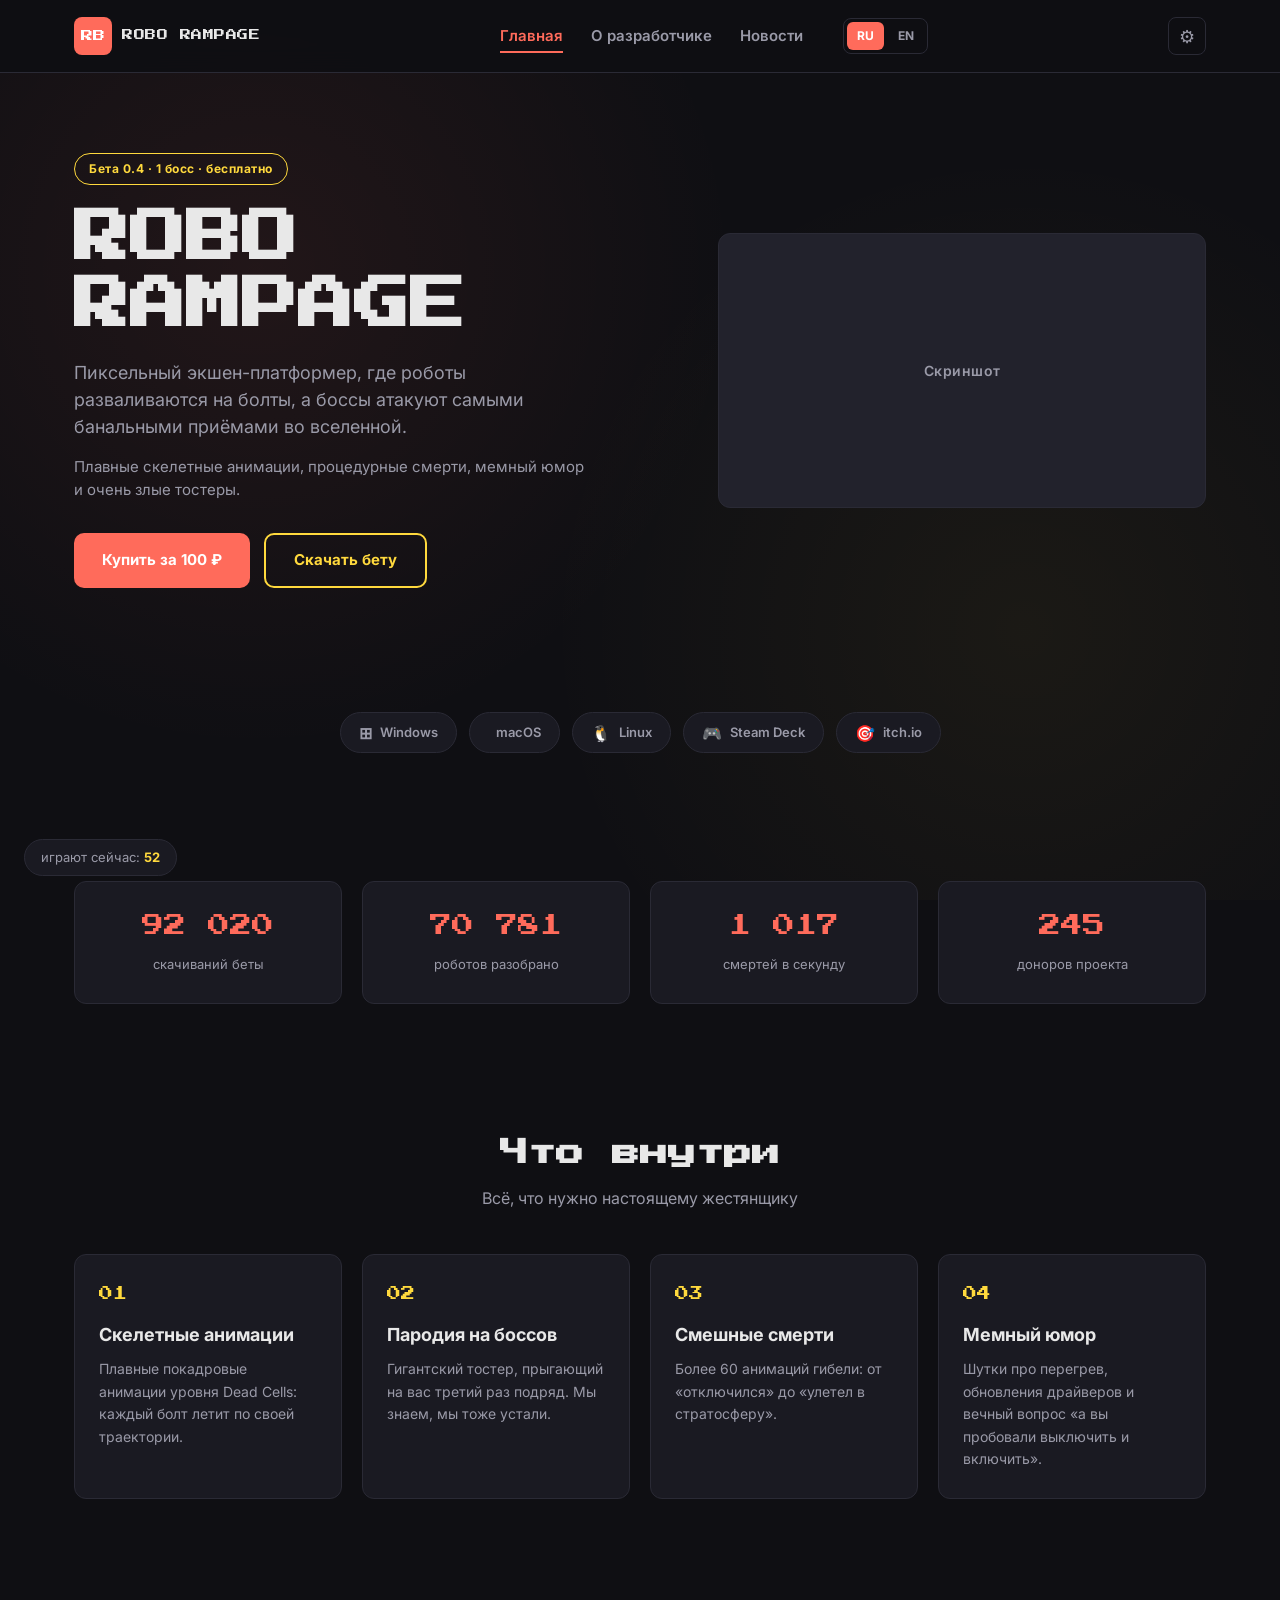
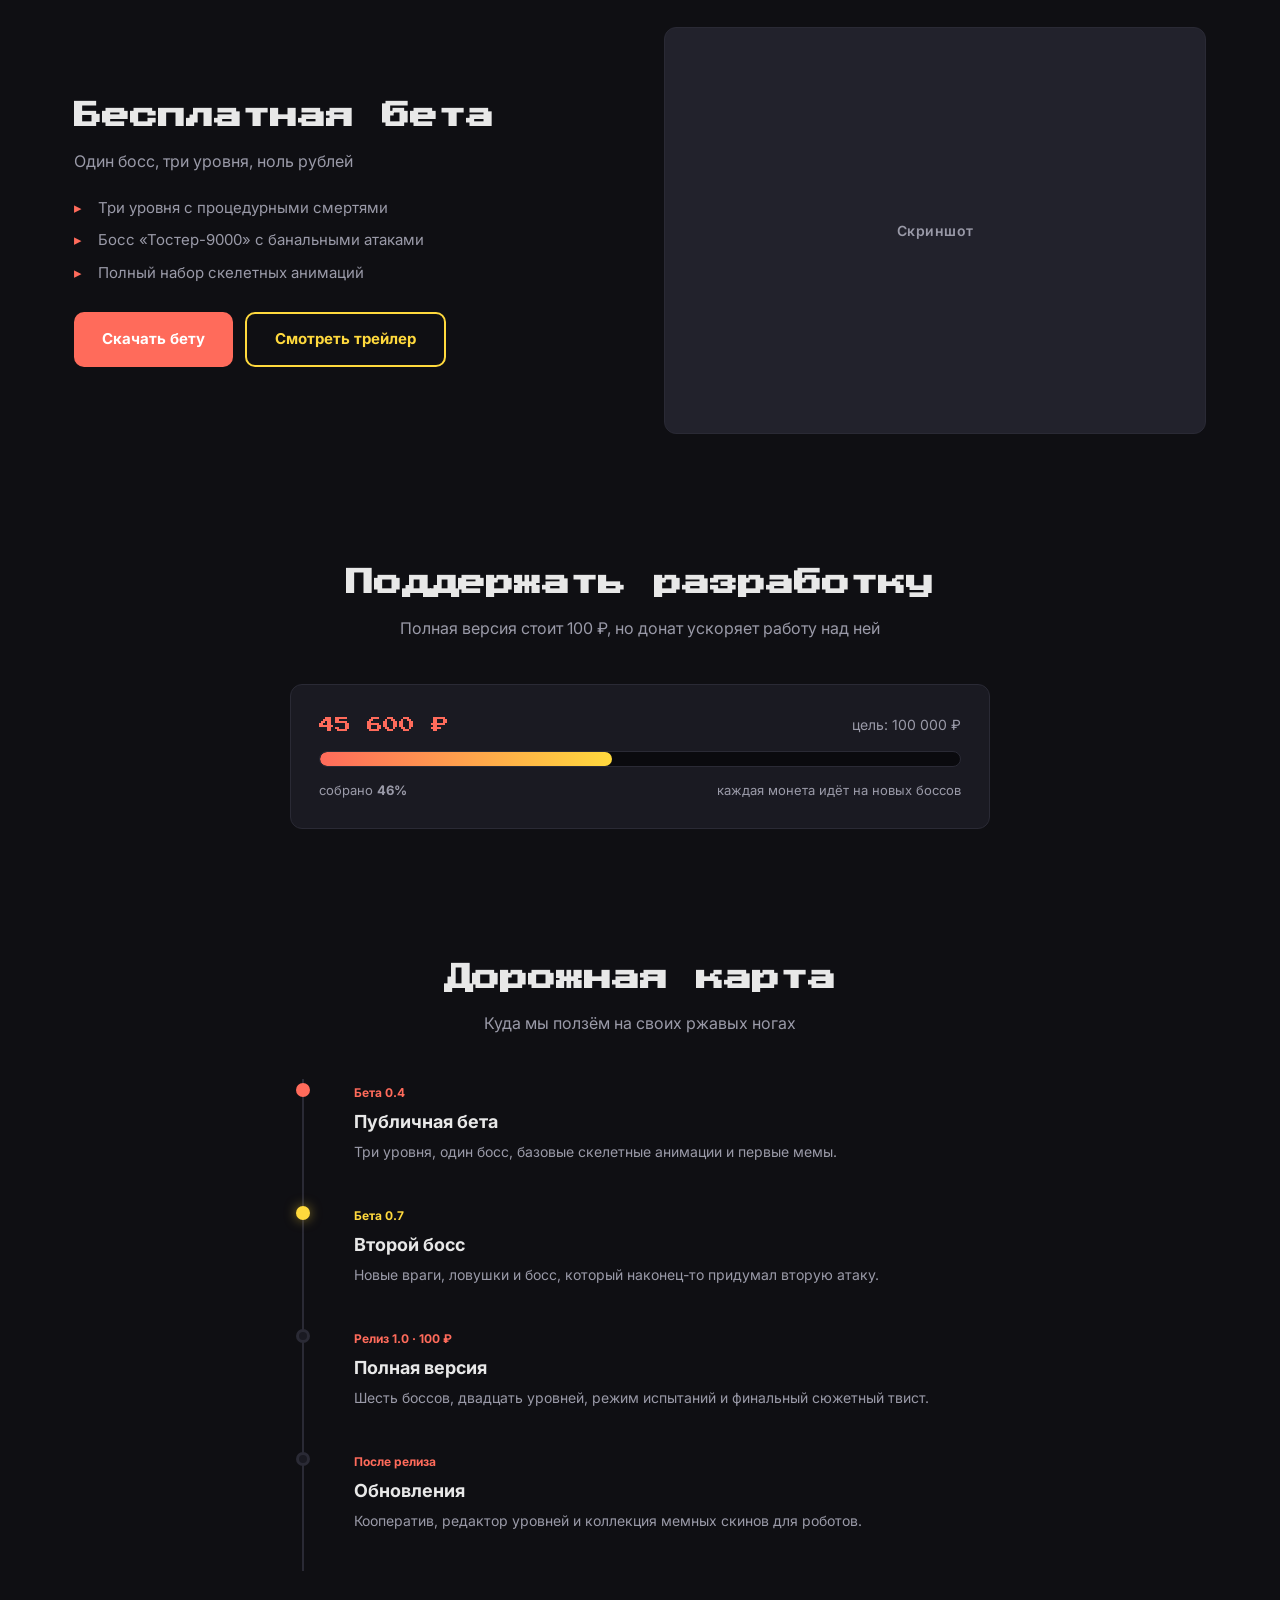
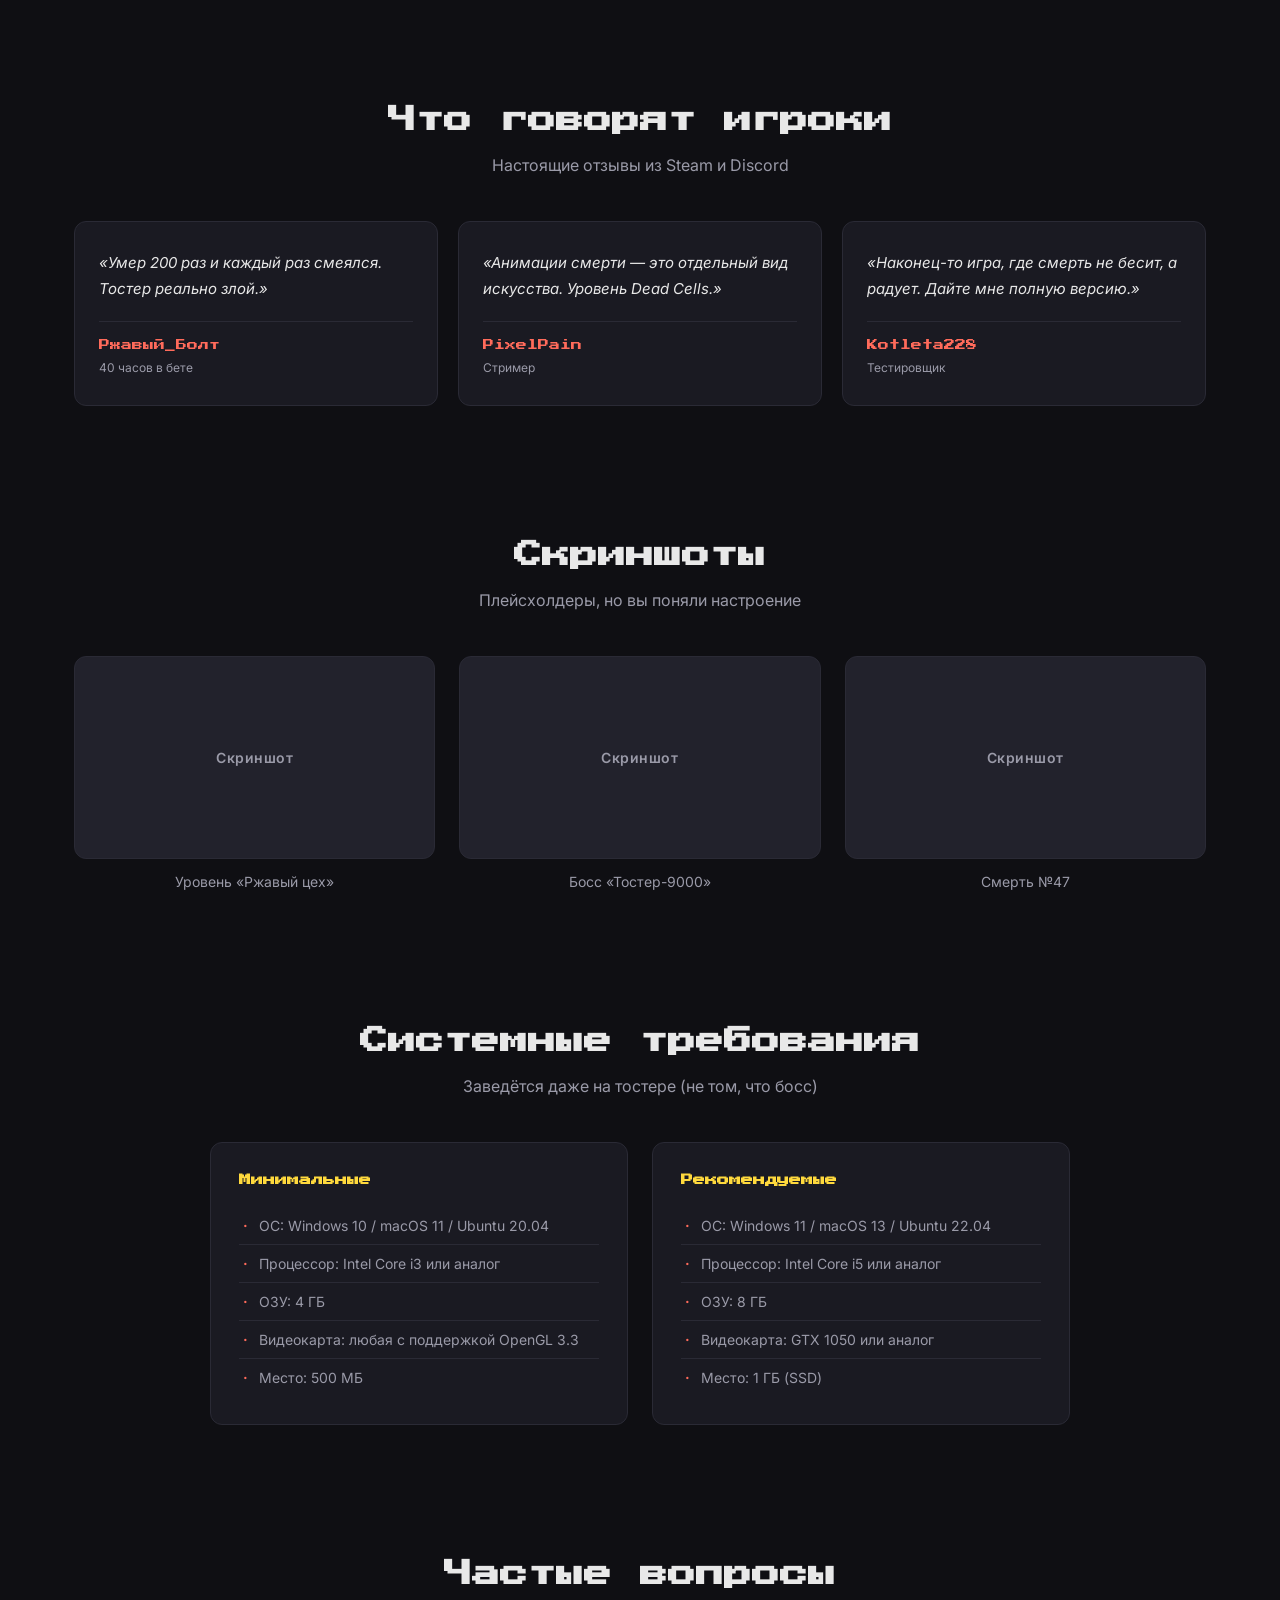
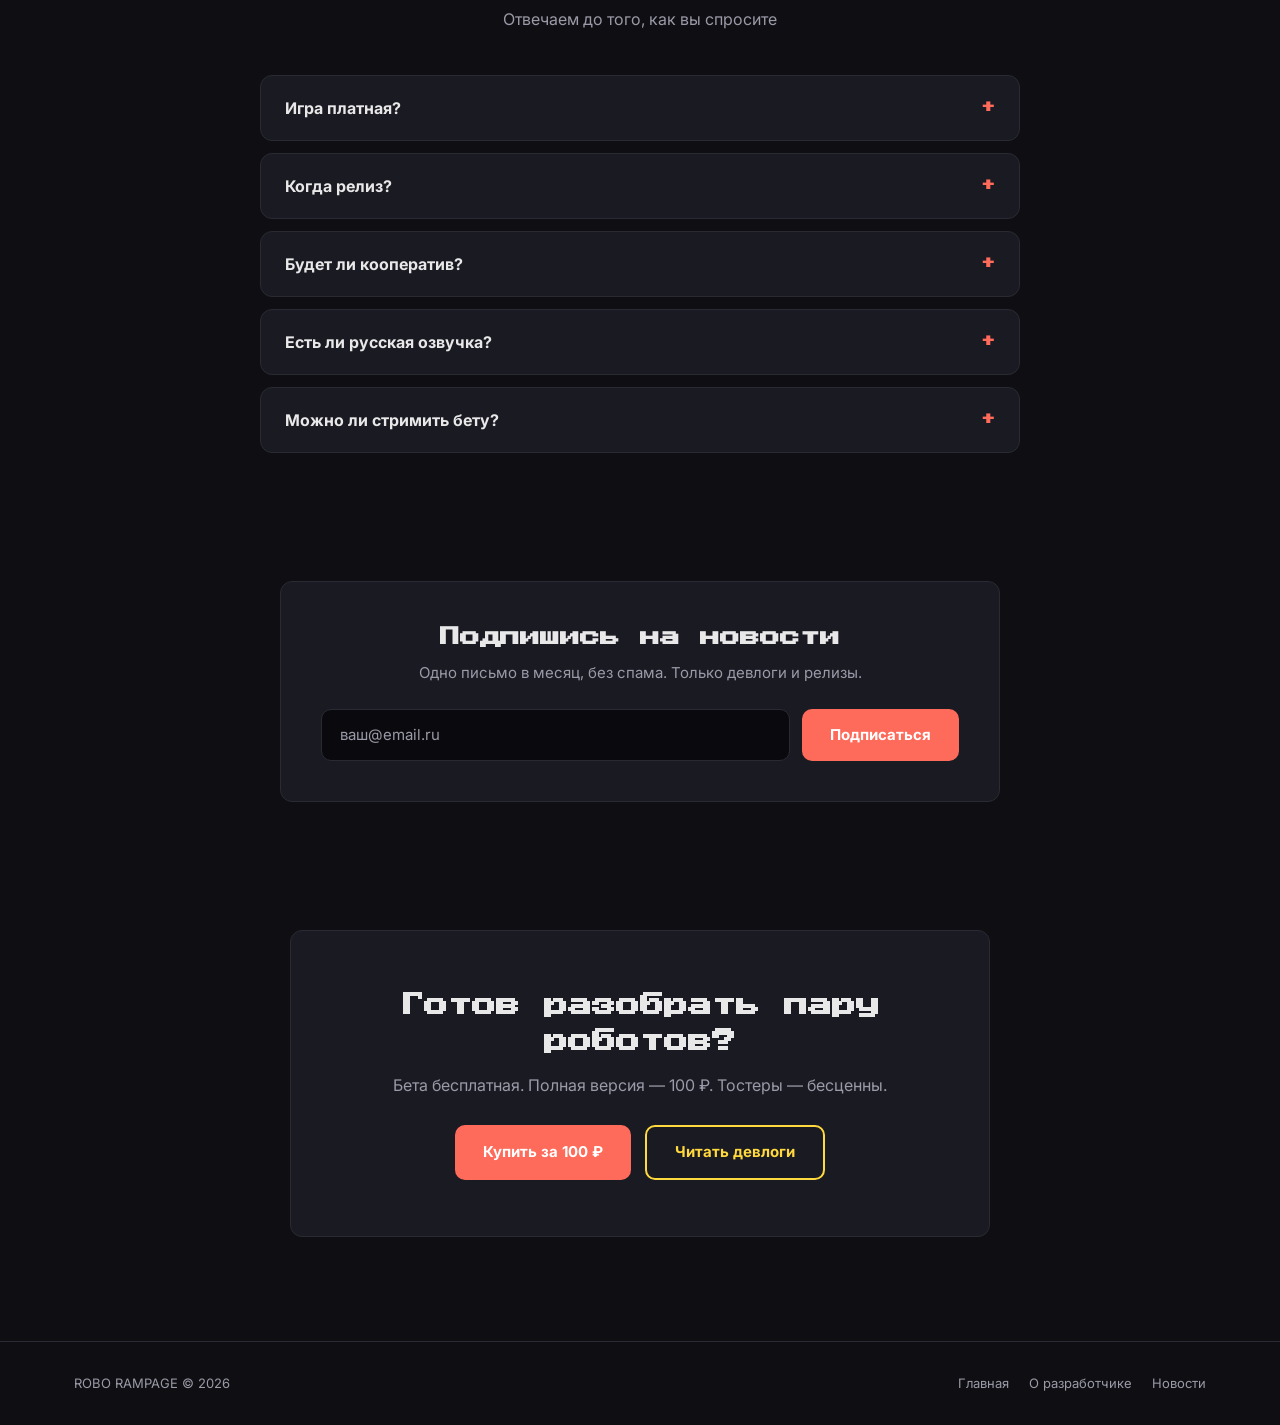
<file: index.html>
<!DOCTYPE html>
<html lang="ru">
<head>
  <meta charset="UTF-8">
  <meta name="viewport" content="width=device-width, initial-scale=1">
  <title>ROBO RAMPAGE</title>
  <link rel="preconnect" href="https://fonts.googleapis.com">
  <link rel="preconnect" href="https://fonts.gstatic.com" crossorigin>
  <link href="https://fonts.googleapis.com/css2?family=Inter:wght@400;600;700;800&family=Press+Start+2P&display=swap" rel="stylesheet">
  <link rel="stylesheet" href="css/reset.css">
  <link rel="stylesheet" href="css/style.css">
  <link rel="stylesheet" href="css/animations.css">
  <link rel="stylesheet" href="css/responsive.css">
  <link rel="stylesheet" href="css/mobile.css">
</head>
<body data-page="index">
  <div class="parallax-bg" id="parallaxBg"></div>

  <header class="header">
    <div class="container header__inner">
      <a class="logo" href="index.html">
        <span class="logo__mark" id="logoMark"></span>
        <span class="logo__text" id="logoText"></span>
      </a>
      <nav class="nav" id="nav"></nav>
      <div class="header__controls">
        <button class="settings-btn" id="settingsBtn" type="button" aria-label="Настройки">⚙</button>
        <button class="burger" id="burger" type="button" aria-label="Меню">
          <span></span><span></span><span></span>
        </button>
      </div>
    </div>
  </header>

  <div class="overlay" id="overlay"></div>

  <div class="settings-panel" id="settingsPanel">
    <h3 class="settings-panel__title">Настройки</h3>

    <div class="settings-panel__row">
      <span class="settings-panel__label">Тема</span>
      <div class="mode-switch">
        <button class="mode-btn" data-mode="dark" type="button">🌙 Тёмная</button>
        <button class="mode-btn" data-mode="light" type="button">☀ Светлая</button>
      </div>
    </div>

    <div class="settings-panel__row">
      <span class="settings-panel__label">Основной цвет</span>
      <div class="theme-swatches">
        <button class="swatch" data-theme="coral" type="button" aria-label="Коралловый"></button>
        <button class="swatch" data-theme="yellow" type="button" aria-label="Жёлтый"></button>
      </div>
    </div>

    <p class="settings-panel__hint">Выбор сохраняется в браузере</p>
  </div>

  <main id="app"></main>

  <footer class="footer" id="footer"></footer>

  <div class="online-badge">играют сейчас: <b id="onlineCount">0</b></div>
  <button class="to-top" id="toTop" type="button" aria-label="Наверх">▲</button>

  <script src="js/config.js"></script>
  <script src="js/content.js"></script>
  <script src="js/theme.js"></script>
  <script src="js/render.js"></script>
  <script src="js/menu.js"></script>
  <script src="js/progress.js"></script>
  <script src="js/main.js"></script>
</body>
</html>
</file>
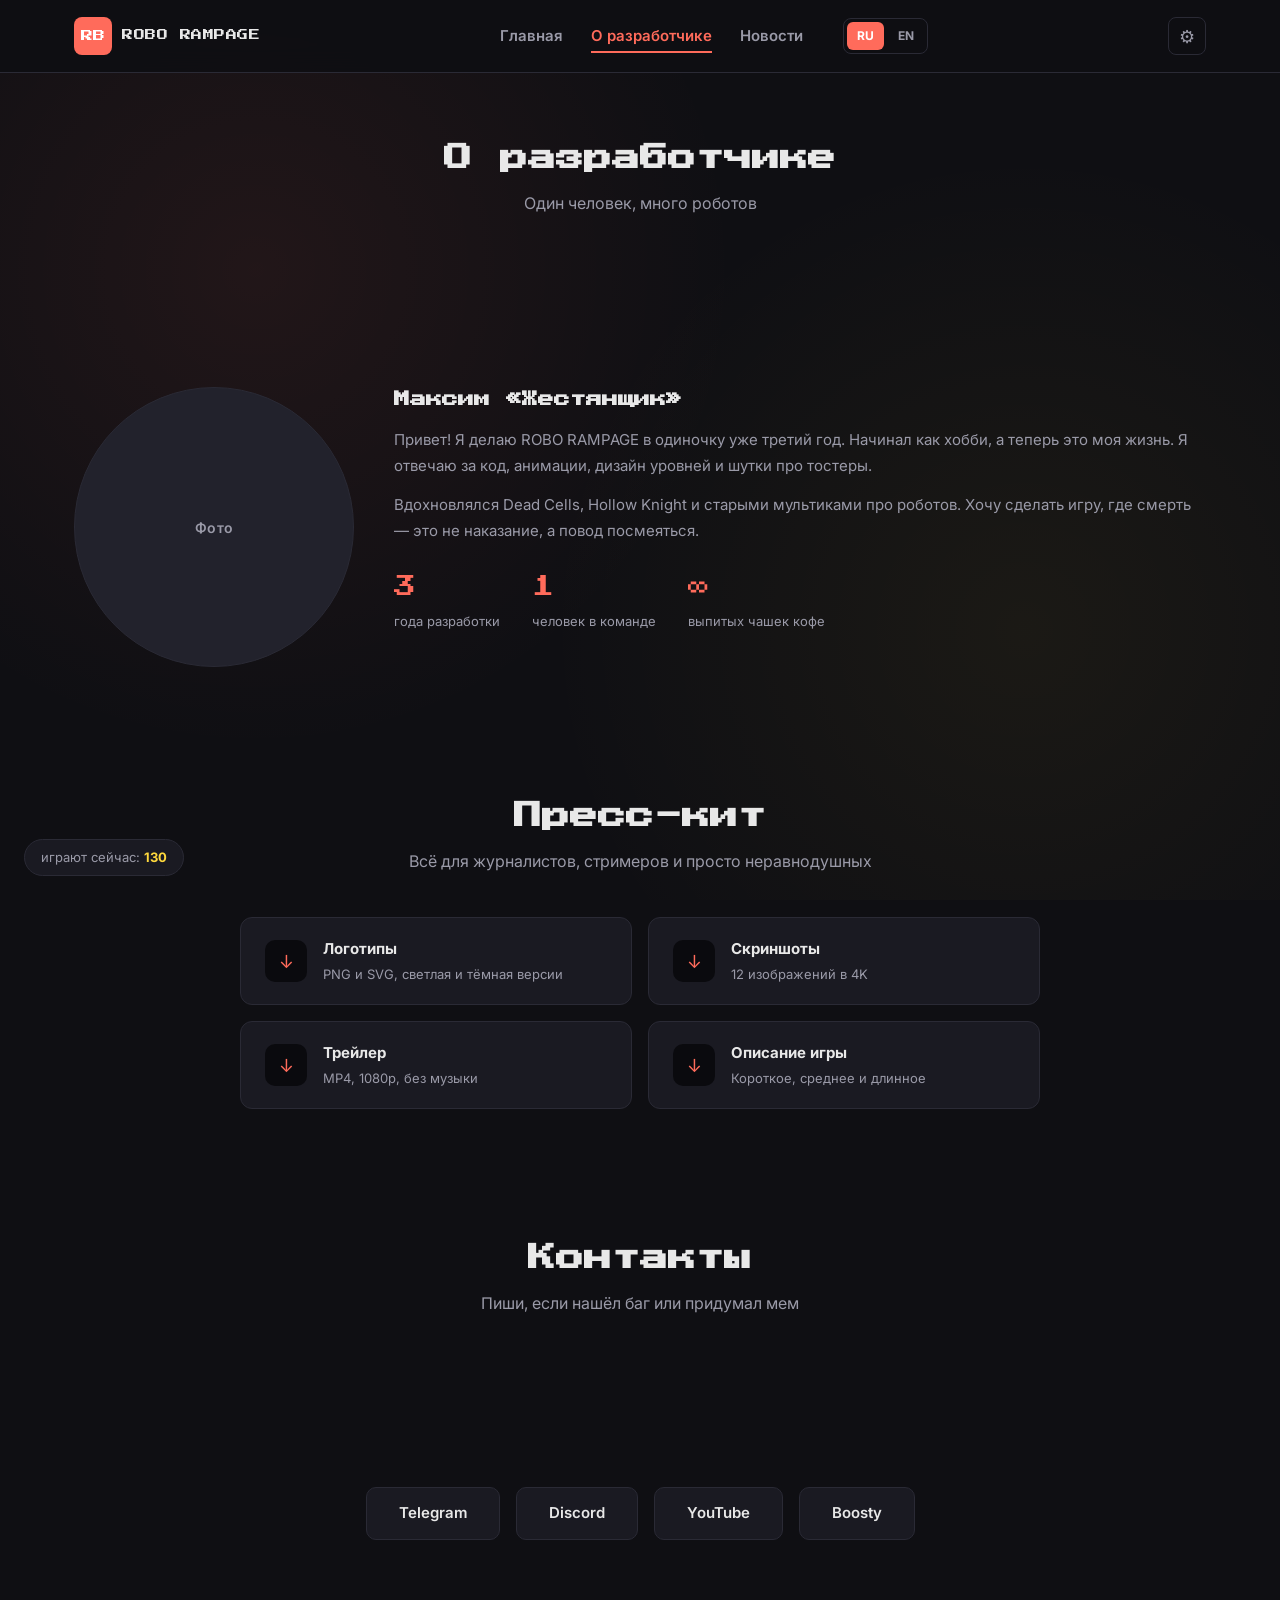
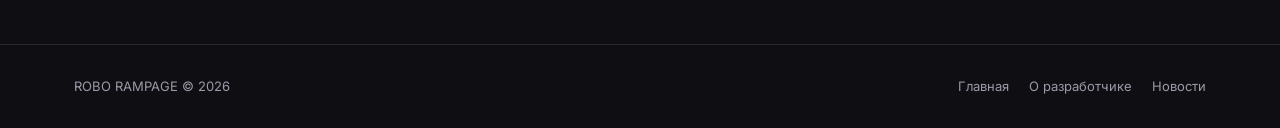
<file: about.html>
<!DOCTYPE html>
<html lang="ru">
<head>
  <meta charset="UTF-8">
  <meta name="viewport" content="width=device-width, initial-scale=1">
  <title>О разработчике — ROBO RAMPAGE</title>
  <link rel="preconnect" href="https://fonts.googleapis.com">
  <link rel="preconnect" href="https://fonts.gstatic.com" crossorigin>
  <link href="https://fonts.googleapis.com/css2?family=Inter:wght@400;600;700;800&family=Press+Start+2P&display=swap" rel="stylesheet">
  <link rel="stylesheet" href="css/reset.css">
  <link rel="stylesheet" href="css/style.css">
  <link rel="stylesheet" href="css/animations.css">
  <link rel="stylesheet" href="css/responsive.css">
  <link rel="stylesheet" href="css/mobile.css">
</head>
<body data-page="about">
  <div class="parallax-bg" id="parallaxBg"></div>

  <header class="header">
    <div class="container header__inner">
      <a class="logo" href="index.html">
        <span class="logo__mark" id="logoMark"></span>
        <span class="logo__text" id="logoText"></span>
      </a>
      <nav class="nav" id="nav"></nav>
      <div class="header__controls">
        <button class="settings-btn" id="settingsBtn" type="button" aria-label="Настройки">⚙</button>
        <button class="burger" id="burger" type="button" aria-label="Меню">
          <span></span><span></span><span></span>
        </button>
      </div>
    </div>
  </header>

  <div class="overlay" id="overlay"></div>

  <div class="settings-panel" id="settingsPanel">
    <h3 class="settings-panel__title">Настройки</h3>

    <div class="settings-panel__row">
      <span class="settings-panel__label">Тема</span>
      <div class="mode-switch">
        <button class="mode-btn" data-mode="dark" type="button">🌙 Тёмная</button>
        <button class="mode-btn" data-mode="light" type="button">☀ Светлая</button>
      </div>
    </div>

    <div class="settings-panel__row">
      <span class="settings-panel__label">Основной цвет</span>
      <div class="theme-swatches">
        <button class="swatch" data-theme="coral" type="button" aria-label="Коралловый"></button>
        <button class="swatch" data-theme="yellow" type="button" aria-label="Жёлтый"></button>
      </div>
    </div>

    <p class="settings-panel__hint">Выбор сохраняется в браузере</p>
  </div>

  <main id="app"></main>

  <footer class="footer" id="footer"></footer>

  <div class="online-badge">играют сейчас: <b id="onlineCount">0</b></div>
  <button class="to-top" id="toTop" type="button" aria-label="Наверх">▲</button>

  <script src="js/config.js"></script>
  <script src="js/content.js"></script>
  <script src="js/theme.js"></script>
  <script src="js/render.js"></script>
  <script src="js/menu.js"></script>
  <script src="js/progress.js"></script>
  <script src="js/main.js"></script>
</body>
</html>
</file>
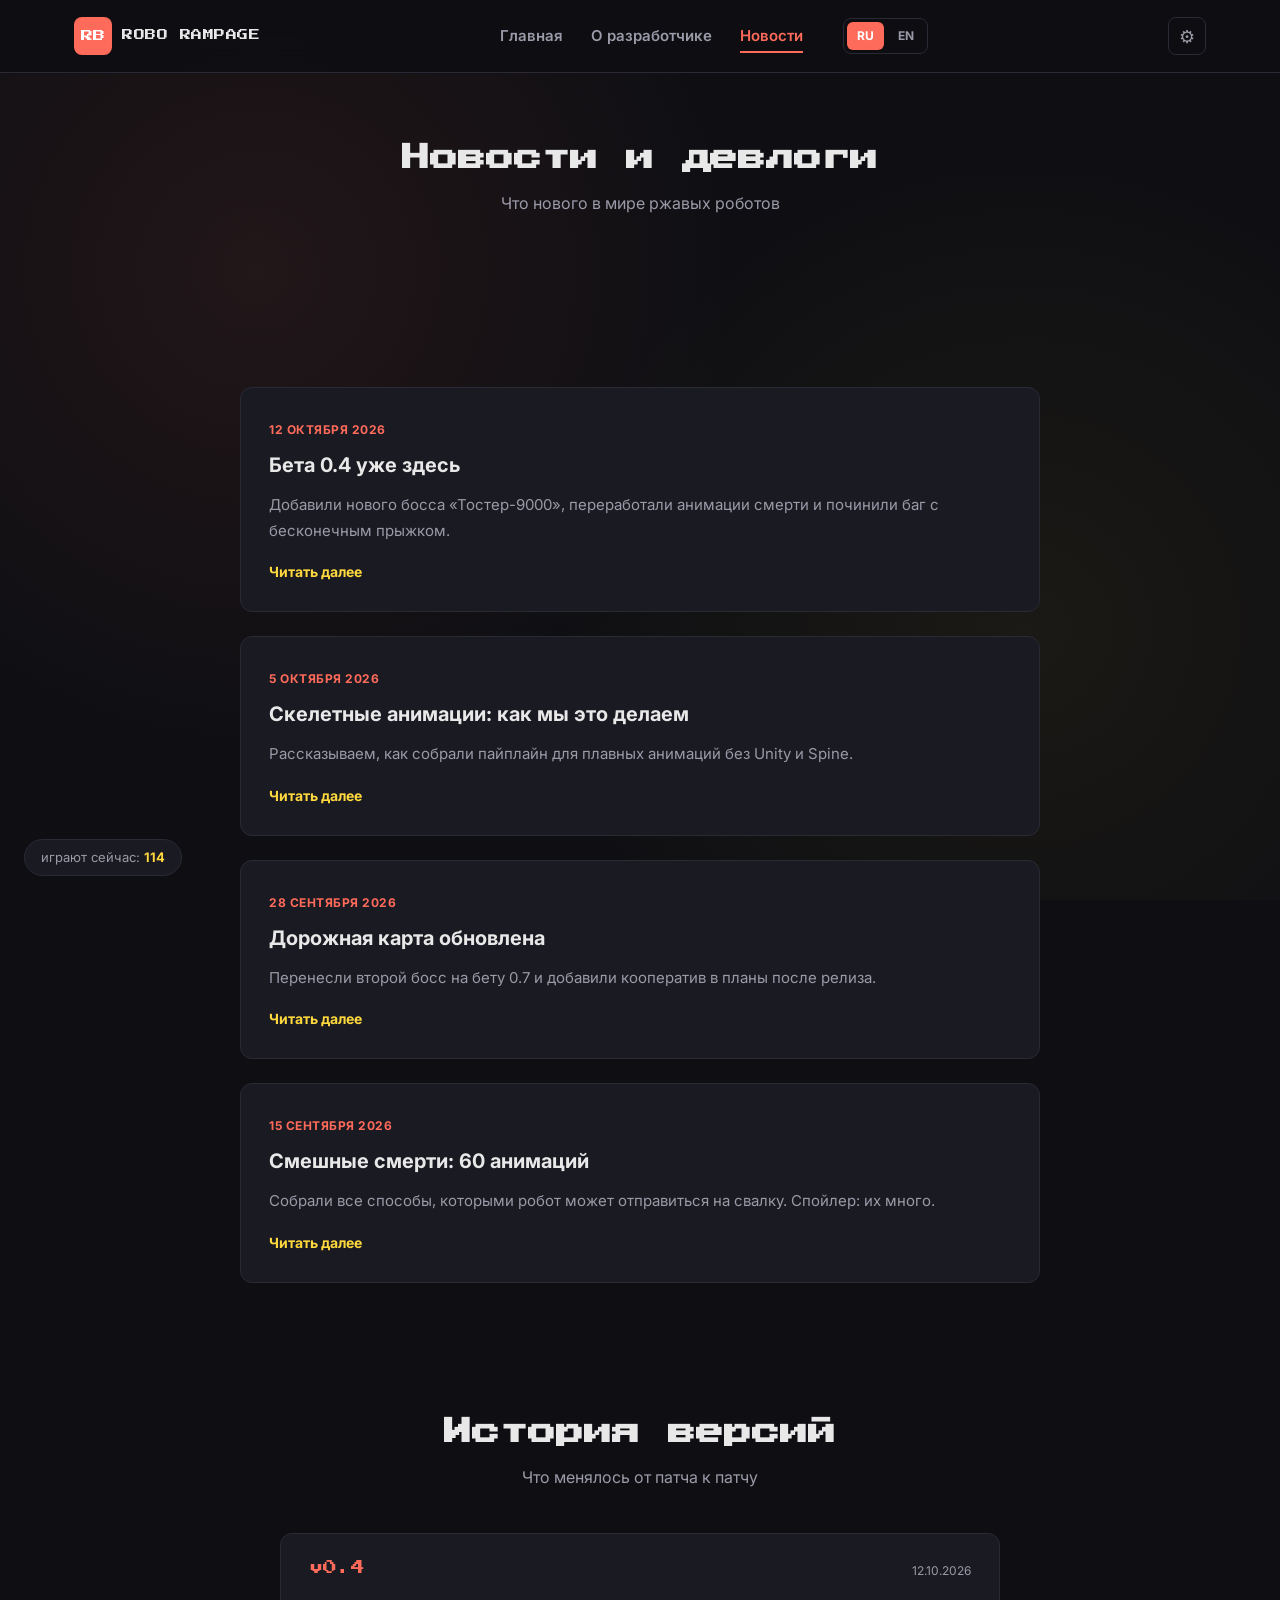
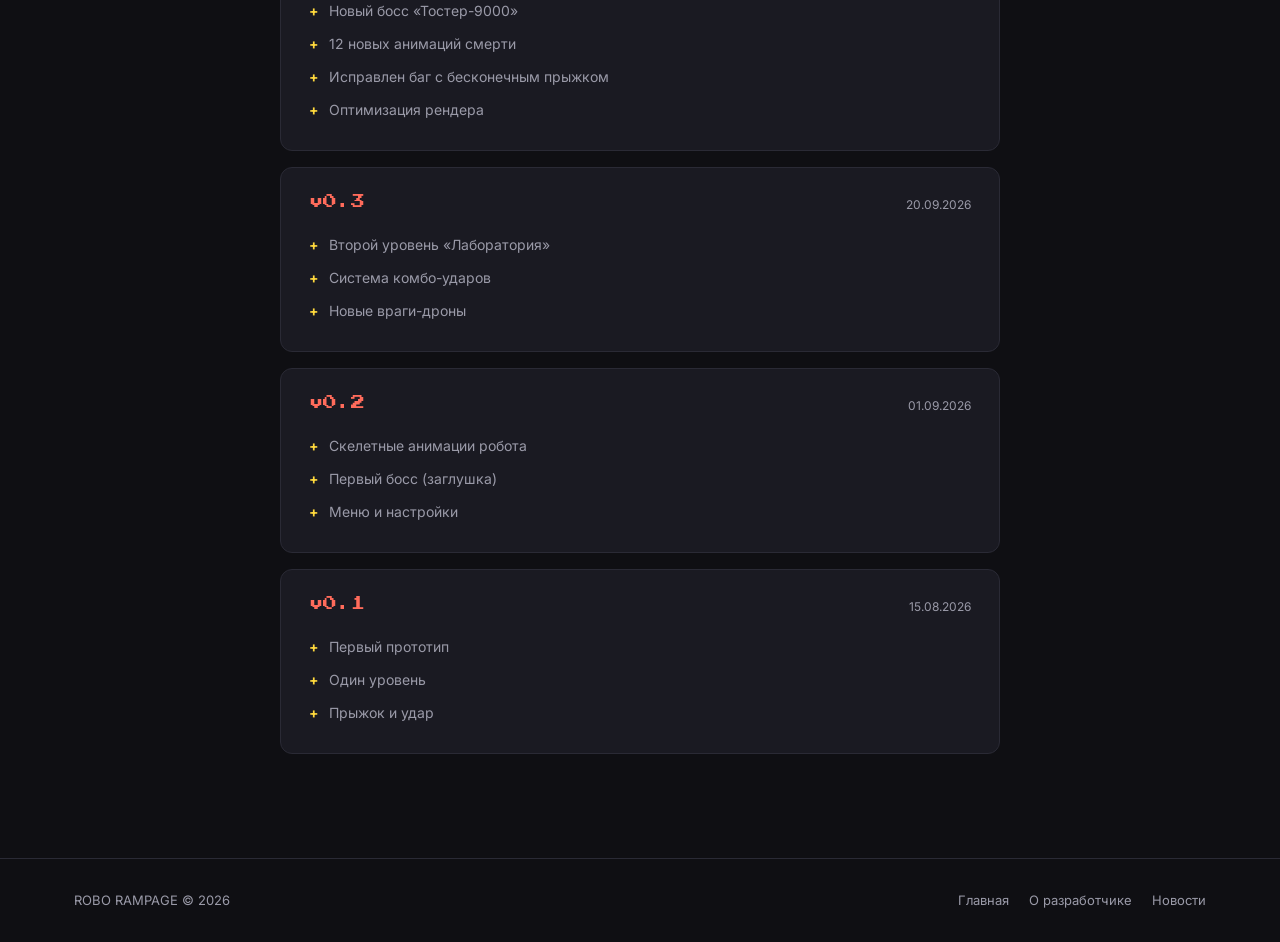
<file: news.html>
<!DOCTYPE html>
<html lang="ru">
<head>
  <meta charset="UTF-8">
  <meta name="viewport" content="width=device-width, initial-scale=1">
  <title>Новости — ROBO RAMPAGE</title>
  <link rel="preconnect" href="https://fonts.googleapis.com">
  <link rel="preconnect" href="https://fonts.gstatic.com" crossorigin>
  <link href="https://fonts.googleapis.com/css2?family=Inter:wght@400;600;700;800&family=Press+Start+2P&display=swap" rel="stylesheet">
  <link rel="stylesheet" href="css/reset.css">
  <link rel="stylesheet" href="css/style.css">
  <link rel="stylesheet" href="css/animations.css">
  <link rel="stylesheet" href="css/responsive.css">
  <link rel="stylesheet" href="css/mobile.css">
</head>
<body data-page="news">
  <div class="parallax-bg" id="parallaxBg"></div>

  <header class="header">
    <div class="container header__inner">
      <a class="logo" href="index.html">
        <span class="logo__mark" id="logoMark"></span>
        <span class="logo__text" id="logoText"></span>
      </a>
      <nav class="nav" id="nav"></nav>
      <div class="header__controls">
        <button class="settings-btn" id="settingsBtn" type="button" aria-label="Настройки">⚙</button>
        <button class="burger" id="burger" type="button" aria-label="Меню">
          <span></span><span></span><span></span>
        </button>
      </div>
    </div>
  </header>

  <div class="overlay" id="overlay"></div>

  <div class="settings-panel" id="settingsPanel">
    <h3 class="settings-panel__title">Настройки</h3>

    <div class="settings-panel__row">
      <span class="settings-panel__label">Тема</span>
      <div class="mode-switch">
        <button class="mode-btn" data-mode="dark" type="button">🌙 Тёмная</button>
        <button class="mode-btn" data-mode="light" type="button">☀ Светлая</button>
      </div>
    </div>

    <div class="settings-panel__row">
      <span class="settings-panel__label">Основной цвет</span>
      <div class="theme-swatches">
        <button class="swatch" data-theme="coral" type="button" aria-label="Коралловый"></button>
        <button class="swatch" data-theme="yellow" type="button" aria-label="Жёлтый"></button>
      </div>
    </div>

    <p class="settings-panel__hint">Выбор сохраняется в браузере</p>
  </div>

  <main id="app"></main>

  <footer class="footer" id="footer"></footer>

  <div class="online-badge">играют сейчас: <b id="onlineCount">0</b></div>
  <button class="to-top" id="toTop" type="button" aria-label="Наверх">▲</button>

  <script src="js/config.js"></script>
  <script src="js/content.js"></script>
  <script src="js/theme.js"></script>
  <script src="js/render.js"></script>
  <script src="js/menu.js"></script>
  <script src="js/progress.js"></script>
  <script src="js/main.js"></script>
</body>
</html>
</file>
<file: css/style.css>
:root {
  --bg: #0f0f13;
  --bg-card: #1a1a22;
  --bg-card-hover: #22222c;
  --bg-input: #0a0a0e;
  --primary: #ff6b5b;
  --primary-dark: #e05545;
  --secondary: #ffd93d;
  --primary-rgb: 255, 107, 91;
  --secondary-rgb: 255, 217, 61;
  --text: #e8e8e8;
  --text-muted: #9a9aa8;
  --border: #2a2a35;
  --shadow: rgba(0, 0, 0, 0.5);
  --radius: 12px;
  --font-pixel: 'Press Start 2P', monospace;
  --font-body: 'Inter', sans-serif;
}

html[data-mode="light"] {
  --bg: #f4f4f6;
  --bg-card: #ffffff;
  --bg-card-hover: #f0f0f4;
  --bg-input: #ececf0;
  --text: #16161c;
  --text-muted: #6a6a78;
  --border: #e0e0e6;
  --shadow: rgba(0, 0, 0, 0.12);
}

* {
  box-sizing: border-box;
}

body {
  font-family: var(--font-body);
  background: var(--bg);
  color: var(--text);
  overflow-x: hidden;
  transition: background 0.4s ease, color 0.4s ease;
}

.container {
  width: 100%;
  max-width: 1180px;
  margin: 0 auto;
  padding: 0 24px;
}

.parallax-bg {
  position: fixed;
  inset: 0;
  z-index: -1;
  background: radial-gradient(circle at 20% 30%, rgba(var(--primary-rgb), 0.08), transparent 40%),
              radial-gradient(circle at 80% 70%, rgba(var(--secondary-rgb), 0.05), transparent 40%),
              var(--bg);
  pointer-events: none;
  transition: background 0.4s ease;
}

html[data-mode="light"] .parallax-bg {
  background: radial-gradient(circle at 20% 30%, rgba(var(--primary-rgb), 0.14), transparent 40%),
              radial-gradient(circle at 80% 70%, rgba(var(--secondary-rgb), 0.12), transparent 40%),
              var(--bg);
}

.header {
  position: sticky;
  top: 0;
  z-index: 100;
  background: rgba(15, 15, 19, 0.92);
  backdrop-filter: blur(12px);
  border-bottom: 1px solid var(--border);
  transition: background 0.4s ease, border-color 0.4s ease;
}

html[data-mode="light"] .header {
  background: rgba(255, 255, 255, 0.92);
}

.header__inner {
  display: flex;
  align-items: center;
  justify-content: space-between;
  height: 72px;
}

.header__controls {
  display: flex;
  align-items: center;
  gap: 12px;
}

.logo {
  display: flex;
  align-items: center;
  gap: 10px;
  animation: float 3s ease-in-out infinite;
}

.logo__mark {
  display: grid;
  place-items: center;
  width: 38px;
  height: 38px;
  background: var(--primary);
  color: #ffffff;
  font-family: var(--font-pixel);
  font-size: 12px;
  border-radius: 8px;
  transition: background 0.3s ease;
}

.logo__text {
  font-family: var(--font-pixel);
  font-size: 11px;
  letter-spacing: 0.5px;
  color: var(--text);
}

.nav {
  display: flex;
  align-items: center;
  gap: 28px;
}

.nav__link {
  position: relative;
  font-size: 15px;
  font-weight: 600;
  color: var(--text-muted);
  padding: 6px 0;
  transition: color 0.3s ease;
}

.nav__link::after {
  content: '';
  position: absolute;
  left: 0;
  bottom: 0;
  width: 100%;
  height: 2px;
  background: var(--primary);
  transform: scaleX(0);
  transform-origin: left;
  transition: transform 0.3s ease-out, background 0.3s ease;
}

.nav__link:hover {
  color: var(--text);
}

.nav__link:hover::after,
.nav__link.is-active::after {
  transform: scaleX(1);
}

.nav__link.is-active {
  color: var(--primary);
}

.lang {
  display: flex;
  gap: 4px;
  margin-left: 12px;
  border: 1px solid var(--border);
  border-radius: 8px;
  padding: 3px;
}

.lang__btn {
  padding: 5px 10px;
  font-size: 12px;
  font-weight: 700;
  color: var(--text-muted);
  border-radius: 6px;
  transition: all 0.3s ease;
}

.lang__btn.is-active {
  background: var(--primary);
  color: #ffffff;
}

.settings-btn {
  display: grid;
  place-items: center;
  width: 38px;
  height: 38px;
  border-radius: 8px;
  border: 1px solid var(--border);
  color: var(--text-muted);
  font-size: 18px;
  transition: all 0.3s ease;
}

.settings-btn:hover {
  color: var(--primary);
  border-color: var(--primary);
  transform: rotate(45deg);
}

.burger {
  display: none;
  flex-direction: column;
  gap: 5px;
  padding: 8px;
}

.burger span {
  display: block;
  width: 24px;
  height: 2px;
  background: var(--text);
  transition: all 0.3s ease;
}

.overlay {
  position: fixed;
  inset: 0;
  background: #000;
  opacity: 0;
  pointer-events: none;
  transition: opacity 0.4s ease;
  z-index: 90;
}

.overlay.is-visible {
  opacity: 0.7;
  pointer-events: auto;
}

.settings-panel {
  position: fixed;
  top: 84px;
  right: 24px;
  width: 280px;
  padding: 20px;
  background: var(--bg-card);
  border: 1px solid var(--border);
  border-radius: var(--radius);
  box-shadow: 0 12px 40px var(--shadow);
  opacity: 0;
  transform: translateY(-8px);
  pointer-events: none;
  transition: opacity 0.3s ease, transform 0.3s ease, background 0.4s ease, border-color 0.4s ease;
  z-index: 110;
}

.settings-panel.is-open {
  opacity: 1;
  transform: translateY(0);
  pointer-events: auto;
}

.settings-panel__title {
  font-family: var(--font-pixel);
  font-size: 11px;
  margin-bottom: 16px;
  color: var(--text);
}

.settings-panel__row {
  display: flex;
  align-items: center;
  justify-content: space-between;
  gap: 12px;
  margin-bottom: 14px;
}

.settings-panel__label {
  font-size: 13px;
  color: var(--text-muted);
}

.settings-panel__hint {
  font-size: 11px;
  color: var(--text-muted);
  margin-top: 8px;
}

.theme-swatches {
  display: flex;
  gap: 8px;
}

.swatch {
  width: 26px;
  height: 26px;
  border-radius: 50%;
  border: 2px solid transparent;
  transition: transform 0.3s ease, border-color 0.3s ease, box-shadow 0.3s ease;
  cursor: crosshair;
}

.swatch[data-theme="coral"]  { background: #ff6b5b; }
.swatch[data-theme="yellow"] { background: #ffd93d; }

.swatch:hover {
  transform: scale(1.1);
}

.swatch.is-active {
  border-color: var(--text);
  box-shadow: 0 0 0 3px rgba(var(--primary-rgb), 0.2);
}

.mode-switch {
  display: flex;
  gap: 4px;
  border: 1px solid var(--border);
  border-radius: 8px;
  padding: 3px;
  background: var(--bg-input);
}

.mode-btn {
  padding: 6px 10px;
  font-size: 12px;
  font-weight: 600;
  color: var(--text-muted);
  border-radius: 6px;
  transition: all 0.3s ease;
  cursor: crosshair;
  white-space: nowrap;
}

.mode-btn.is-active {
  background: var(--primary);
  color: #ffffff;
}

.hero {
  padding: 80px 0 60px;
}

.hero__inner {
  display: grid;
  grid-template-columns: 1.1fr 0.9fr;
  gap: 48px;
  align-items: center;
}

.badge {
  display: inline-block;
  padding: 6px 14px;
  margin-bottom: 20px;
  font-size: 12px;
  font-weight: 700;
  letter-spacing: 0.5px;
  color: var(--secondary);
  border: 1px solid var(--secondary);
  border-radius: 100px;
  transition: color 0.3s ease, border-color 0.3s ease;
}

.hero__title {
  font-family: var(--font-pixel);
  font-size: clamp(32px, 5vw, 56px);
  line-height: 1.2;
  color: var(--text);
  margin-bottom: 20px;
}

.hero__subtitle {
  font-size: 18px;
  color: var(--text-muted);
  margin-bottom: 16px;
  max-width: 520px;
}

.hero__text {
  font-size: 15px;
  color: var(--text-muted);
  margin-bottom: 32px;
  max-width: 520px;
}

.hero__actions {
  display: flex;
  gap: 14px;
  flex-wrap: wrap;
}

.btn {
  display: inline-flex;
  align-items: center;
  justify-content: center;
  padding: 14px 28px;
  font-size: 15px;
  font-weight: 700;
  border-radius: 10px;
  cursor: crosshair;
  transition: transform 0.3s cubic-bezier(0.4, 0, 0.2, 1),
              box-shadow 0.3s cubic-bezier(0.4, 0, 0.2, 1),
              background 0.3s ease,
              border-color 0.3s ease,
              color 0.3s ease;
}

.btn--primary {
  background: var(--primary);
  color: #ffffff;
}

.btn--primary:hover {
  background: var(--secondary);
  color: #16161c;
  transform: scale(1.05);
  box-shadow: 0 0 20px rgba(var(--secondary-rgb), 0.5);
}

.btn--primary:active {
  transform: scale(0.97);
}

.btn--secondary {
  background: transparent;
  color: var(--secondary);
  border: 2px solid var(--secondary);
}

.btn--secondary:hover {
  background: var(--secondary);
  color: #16161c;
  transform: scale(1.05);
  box-shadow: 0 0 20px rgba(var(--secondary-rgb), 0.5);
}

.btn--secondary:active {
  transform: scale(0.97);
}

.placeholder {
  display: grid;
  place-items: center;
  width: 100%;
  aspect-ratio: 16 / 9;
  background: var(--bg-card-hover);
  border: 1px solid var(--border);
  border-radius: var(--radius);
  color: var(--text-muted);
  font-size: 14px;
  font-weight: 600;
  letter-spacing: 0.5px;
  transition: border-color 0.3s ease, background 0.4s ease;
}

.placeholder--tall {
  aspect-ratio: 4 / 3;
}

.placeholder--avatar {
  aspect-ratio: 1 / 1;
  border-radius: 50%;
}

.section {
  padding: 64px 0;
}

.section__head {
  text-align: center;
  margin-bottom: 44px;
}

.section__title {
  font-family: var(--font-pixel);
  font-size: clamp(20px, 3vw, 28px);
  color: var(--text);
  margin-bottom: 12px;
}

.section__sub {
  font-size: 16px;
  color: var(--text-muted);
}

.platforms {
  display: flex;
  justify-content: center;
  flex-wrap: wrap;
  gap: 12px;
}

.platform {
  display: flex;
  align-items: center;
  gap: 8px;
  padding: 10px 18px;
  background: var(--bg-card);
  border: 1px solid var(--border);
  border-radius: 100px;
  font-size: 13px;
  font-weight: 600;
  color: var(--text-muted);
  transition: all 0.3s ease;
}

.platform:hover {
  border-color: var(--primary);
  color: var(--primary);
  transform: translateY(-3px);
}

.platform__icon {
  font-size: 16px;
  line-height: 1;
}

.stats {
  display: grid;
  grid-template-columns: repeat(4, 1fr);
  gap: 20px;
}

.stat {
  background: var(--bg-card);
  border: 1px solid var(--border);
  border-radius: var(--radius);
  padding: 28px 20px;
  text-align: center;
  transition: transform 0.3s ease, border-color 0.3s ease, background 0.4s ease;
}

.stat:hover {
  transform: translateY(-4px);
  border-color: var(--primary);
}

.stat__value {
  display: block;
  font-family: var(--font-pixel);
  font-size: 22px;
  color: var(--primary);
  margin-bottom: 8px;
  transition: color 0.3s ease;
}

.stat__label {
  font-size: 13px;
  color: var(--text-muted);
}

.features {
  display: grid;
  grid-template-columns: repeat(4, 1fr);
  gap: 20px;
}

.card {
  background: var(--bg-card);
  border: 1px solid var(--border);
  border-radius: var(--radius);
  padding: 28px 24px;
  transition: transform 0.3s ease, border-color 0.3s ease, box-shadow 0.3s ease, background 0.4s ease;
}

.card:hover {
  transform: translateY(-8px);
  border-color: var(--primary);
  box-shadow: 0 12px 30px rgba(var(--primary-rgb), 0.12);
}

.card__icon {
  display: inline-block;
  font-family: var(--font-pixel);
  font-size: 14px;
  color: var(--secondary);
  margin-bottom: 16px;
  transition: color 0.3s ease;
}

.card__title {
  font-size: 18px;
  font-weight: 700;
  margin-bottom: 10px;
}

.card__text {
  font-size: 14px;
  color: var(--text-muted);
  line-height: 1.6;
}

.beta {
  display: grid;
  grid-template-columns: 1fr 1fr;
  gap: 48px;
  align-items: center;
}

.beta__content .section__title,
.beta__content .section__sub {
  text-align: left;
}

.beta__content .section__sub {
  margin-bottom: 24px;
}

.list {
  margin-bottom: 28px;
}

.list li {
  position: relative;
  padding-left: 24px;
  margin-bottom: 10px;
  font-size: 15px;
  color: var(--text-muted);
}

.list li::before {
  content: '▸';
  position: absolute;
  left: 0;
  color: var(--primary);
  transition: color 0.3s ease;
}

.beta__actions {
  display: flex;
  gap: 12px;
  flex-wrap: wrap;
}

.progress {
  background: var(--bg-card);
  border: 1px solid var(--border);
  border-radius: var(--radius);
  padding: 28px;
  max-width: 700px;
  margin: 0 auto;
  transition: background 0.4s ease, border-color 0.4s ease;
}

.progress__top {
  display: flex;
  justify-content: space-between;
  align-items: center;
  margin-bottom: 14px;
}

.progress__value {
  font-family: var(--font-pixel);
  font-size: 16px;
  color: var(--primary);
  transition: color 0.3s ease;
}

.progress__goal {
  font-size: 14px;
  color: var(--text-muted);
}

.progress__track {
  height: 16px;
  background: var(--bg-input);
  border-radius: 100px;
  overflow: hidden;
  border: 1px solid var(--border);
  margin-bottom: 14px;
}

.progress__fill {
  height: 100%;
  width: 0;
  background: linear-gradient(90deg, var(--primary), var(--secondary));
  border-radius: 100px;
  animation: pulse 2s ease-in-out infinite;
  transition: background 0.3s ease;
}

.progress__bottom {
  display: flex;
  justify-content: space-between;
  font-size: 13px;
  color: var(--text-muted);
}

.roadmap {
  position: relative;
  max-width: 700px;
  margin: 0 auto;
  padding-left: 40px;
}

.roadmap::before {
  content: '';
  position: absolute;
  left: 12px;
  top: 0;
  bottom: 0;
  width: 2px;
  background: var(--border);
}

.roadmap__item {
  position: relative;
  padding: 0 0 40px 24px;
}

.roadmap__item::before {
  content: '';
  position: absolute;
  left: -34px;
  top: 4px;
  width: 14px;
  height: 14px;
  border-radius: 50%;
  background: var(--bg-card);
  border: 3px solid var(--border);
  transition: all 0.3s ease;
}

.roadmap__item.is-done::before {
  background: var(--primary);
  border-color: var(--primary);
}

.roadmap__item.is-active::before {
  background: var(--secondary);
  border-color: var(--secondary);
  box-shadow: 0 0 12px rgba(var(--secondary-rgb), 0.5);
}

.roadmap__date {
  display: inline-block;
  font-size: 12px;
  font-weight: 700;
  color: var(--primary);
  margin-bottom: 6px;
  transition: color 0.3s ease;
}

.roadmap__item.is-active .roadmap__date {
  color: var(--secondary);
}

.roadmap__title {
  font-size: 18px;
  font-weight: 700;
  margin-bottom: 6px;
}

.roadmap__text {
  font-size: 14px;
  color: var(--text-muted);
}

.reviews {
  display: grid;
  grid-template-columns: repeat(3, 1fr);
  gap: 20px;
}

.review {
  background: var(--bg-card);
  border: 1px solid var(--border);
  border-radius: var(--radius);
  padding: 28px 24px;
  transition: border-color 0.3s ease, transform 0.3s ease, background 0.4s ease;
}

.review:hover {
  border-color: var(--primary);
  transform: translateY(-4px);
}

.review__text {
  font-size: 15px;
  line-height: 1.7;
  color: var(--text);
  margin-bottom: 20px;
  font-style: italic;
}

.review__footer {
  display: flex;
  flex-direction: column;
  gap: 4px;
  padding-top: 16px;
  border-top: 1px solid var(--border);
}

.review__author {
  font-family: var(--font-pixel);
  font-size: 11px;
  color: var(--primary);
}

.review__role {
  font-size: 12px;
  color: var(--text-muted);
}

.shots {
  display: grid;
  grid-template-columns: repeat(3, 1fr);
  gap: 24px;
}

.shot {
  transition: transform 0.3s ease, box-shadow 0.3s ease;
}

.shot:hover {
  transform: translateY(-8px);
  box-shadow: 0 16px 40px var(--shadow);
}

.shot:hover .placeholder {
  border-color: var(--primary);
}

.shot__caption {
  display: block;
  margin-top: 12px;
  font-size: 14px;
  color: var(--text-muted);
  text-align: center;
}

.requirements {
  display: grid;
  grid-template-columns: 1fr 1fr;
  gap: 24px;
  max-width: 860px;
  margin: 0 auto;
}

.requirements__col {
  background: var(--bg-card);
  border: 1px solid var(--border);
  border-radius: var(--radius);
  padding: 28px;
  transition: background 0.4s ease, border-color 0.4s ease;
}

.requirements__title {
  font-family: var(--font-pixel);
  font-size: 12px;
  color: var(--secondary);
  margin-bottom: 18px;
}

.requirements__list li {
  position: relative;
  padding: 8px 0 8px 20px;
  font-size: 14px;
  color: var(--text-muted);
  border-bottom: 1px solid var(--border);
}

.requirements__list li:last-child {
  border-bottom: none;
}

.requirements__list li::before {
  content: '·';
  position: absolute;
  left: 4px;
  color: var(--primary);
  font-weight: 700;
}

.faq {
  max-width: 760px;
  margin: 0 auto;
  display: grid;
  gap: 12px;
}

.faq__item {
  background: var(--bg-card);
  border: 1px solid var(--border);
  border-radius: var(--radius);
  padding: 20px 24px;
  transition: border-color 0.3s ease, background 0.4s ease;
  cursor: crosshair;
}

.faq__item[open] {
  border-color: var(--primary);
}

.faq__item:hover {
  border-color: var(--primary);
}

.faq__question {
  font-size: 16px;
  font-weight: 700;
  color: var(--text);
  list-style: none;
  display: flex;
  justify-content: space-between;
  align-items: center;
  gap: 16px;
}

.faq__question::-webkit-details-marker {
  display: none;
}

.faq__question::after {
  content: '+';
  font-family: var(--font-pixel);
  font-size: 14px;
  color: var(--primary);
  transition: transform 0.3s ease;
  flex-shrink: 0;
}

.faq__item[open] .faq__question::after {
  transform: rotate(45deg);
}

.faq__answer {
  margin-top: 14px;
  font-size: 14px;
  color: var(--text-muted);
  line-height: 1.7;
}

.newsletter {
  max-width: 720px;
  margin: 0 auto;
  padding: 40px;
  background: var(--bg-card);
  border: 1px solid var(--border);
  border-radius: var(--radius);
  display: flex;
  flex-direction: column;
  gap: 24px;
  text-align: center;
  transition: background 0.4s ease, border-color 0.4s ease;
}

.newsletter__title {
  font-family: var(--font-pixel);
  font-size: clamp(16px, 2.5vw, 20px);
  margin-bottom: 10px;
}

.newsletter__text {
  font-size: 15px;
  color: var(--text-muted);
}

.newsletter__form {
  display: flex;
  gap: 12px;
  flex-wrap: wrap;
  justify-content: center;
}

.newsletter__input {
  flex: 1;
  min-width: 220px;
  padding: 14px 18px;
  background: var(--bg-input);
  border: 1px solid var(--border);
  border-radius: 10px;
  color: var(--text);
  font-size: 15px;
  outline: none;
  transition: border-color 0.3s ease, background 0.4s ease, color 0.4s ease;
}

.newsletter__input:focus {
  border-color: var(--primary);
}

.newsletter__input::placeholder {
  color: var(--text-muted);
}

.cta {
  background: var(--bg-card);
  border: 1px solid var(--border);
  border-radius: var(--radius);
  padding: 56px 40px;
  text-align: center;
  max-width: 700px;
  margin: 0 auto;
  transition: background 0.4s ease, border-color 0.4s ease;
}

.cta__title {
  font-family: var(--font-pixel);
  font-size: clamp(18px, 3vw, 24px);
  margin-bottom: 14px;
}

.cta__text {
  font-size: 16px;
  color: var(--text-muted);
  margin-bottom: 28px;
}

.cta__actions {
  display: flex;
  gap: 14px;
  justify-content: center;
  flex-wrap: wrap;
}

.footer {
  border-top: 1px solid var(--border);
  padding: 32px 0;
  margin-top: 40px;
  transition: border-color 0.4s ease;
}

.footer__inner {
  display: flex;
  justify-content: space-between;
  align-items: center;
  flex-wrap: wrap;
  gap: 16px;
}

.footer__copy {
  font-size: 13px;
  color: var(--text-muted);
}

.footer__links {
  display: flex;
  gap: 20px;
}

.footer__links a {
  font-size: 13px;
  color: var(--text-muted);
  transition: color 0.3s ease;
}

.footer__links a:hover {
  color: var(--primary);
}

.online-badge {
  position: fixed;
  bottom: 24px;
  left: 24px;
  padding: 8px 16px;
  background: var(--bg-card);
  border: 1px solid var(--border);
  border-radius: 100px;
  font-size: 13px;
  color: var(--text-muted);
  z-index: 80;
  transition: background 0.4s ease, border-color 0.4s ease;
}

.online-badge b {
  color: var(--secondary);
  transition: color 0.3s ease;
}

.to-top {
  position: fixed;
  bottom: 24px;
  right: 24px;
  width: 48px;
  height: 48px;
  display: grid;
  place-items: center;
  background: var(--primary);
  color: #ffffff;
  font-size: 18px;
  border-radius: 50%;
  z-index: 80;
  opacity: 0;
  pointer-events: none;
  transition: opacity 0.4s ease, transform 0.3s ease, background 0.3s ease;
}

.to-top.is-visible {
  opacity: 1;
  pointer-events: auto;
}

.to-top:hover {
  transform: scale(1.1);
  background: var(--secondary);
  color: #16161c;
}

.about {
  display: grid;
  grid-template-columns: 280px 1fr;
  gap: 40px;
  align-items: start;
}

.about__name {
  font-family: var(--font-pixel);
  font-size: 16px;
  margin-bottom: 16px;
}

.about__text {
  font-size: 15px;
  color: var(--text-muted);
  margin-bottom: 14px;
  line-height: 1.7;
}

.about__stats {
  display: flex;
  gap: 32px;
  margin-top: 28px;
}

.about__stat-value {
  display: block;
  font-family: var(--font-pixel);
  font-size: 22px;
  color: var(--primary);
  margin-bottom: 4px;
  transition: color 0.3s ease;
}

.about__stat-label {
  font-size: 13px;
  color: var(--text-muted);
}

.presskit {
  display: grid;
  grid-template-columns: repeat(2, 1fr);
  gap: 16px;
  max-width: 800px;
  margin: 0 auto;
}

.presskit__item {
  display: flex;
  align-items: center;
  gap: 16px;
  padding: 20px 24px;
  background: var(--bg-card);
  border: 1px solid var(--border);
  border-radius: var(--radius);
  transition: all 0.3s ease;
  cursor: crosshair;
}

.presskit__item:hover {
  border-color: var(--primary);
  transform: translateY(-4px);
}

.presskit__icon {
  display: grid;
  place-items: center;
  width: 42px;
  height: 42px;
  background: var(--bg-input);
  border-radius: 10px;
  font-size: 18px;
  color: var(--primary);
  flex-shrink: 0;
  transition: color 0.3s ease, background 0.4s ease;
}

.presskit__info {
  display: flex;
  flex-direction: column;
  gap: 4px;
}

.presskit__name {
  font-size: 15px;
  font-weight: 700;
  color: var(--text);
}

.presskit__desc {
  font-size: 13px;
  color: var(--text-muted);
}

.contacts {
  display: flex;
  gap: 16px;
  justify-content: center;
  flex-wrap: wrap;
}

.contact {
  padding: 14px 32px;
  background: var(--bg-card);
  border: 1px solid var(--border);
  border-radius: 10px;
  font-size: 15px;
  font-weight: 600;
  transition: all 0.3s ease;
  cursor: crosshair;
}

.contact:hover {
  border-color: var(--primary);
  color: var(--primary);
  transform: translateY(-4px);
}

.news {
  display: grid;
  gap: 24px;
  max-width: 800px;
  margin: 0 auto;
}

.news__item {
  background: var(--bg-card);
  border: 1px solid var(--border);
  border-radius: var(--radius);
  padding: 28px;
  transition: border-color 0.3s ease, transform 0.3s ease, background 0.4s ease;
}

.news__item:hover {
  border-color: var(--primary);
  transform: translateX(8px);
}

.news__date {
  font-size: 12px;
  font-weight: 700;
  color: var(--primary);
  text-transform: uppercase;
  letter-spacing: 0.5px;
  transition: color 0.3s ease;
}

.news__title {
  font-size: 20px;
  font-weight: 700;
  margin: 10px 0 12px;
}

.news__text {
  font-size: 15px;
  color: var(--text-muted);
  margin-bottom: 16px;
  line-height: 1.7;
}

.news__link {
  font-size: 14px;
  font-weight: 700;
  color: var(--secondary);
  transition: color 0.3s ease;
}

.news__link:hover {
  color: var(--primary);
}

.changelog {
  max-width: 720px;
  margin: 0 auto;
  display: grid;
  gap: 16px;
}

.changelog__item {
  background: var(--bg-card);
  border: 1px solid var(--border);
  border-radius: var(--radius);
  padding: 24px 28px;
  transition: border-color 0.3s ease, background 0.4s ease;
}

.changelog__item:hover {
  border-color: var(--primary);
}

.changelog__head {
  display: flex;
  justify-content: space-between;
  align-items: baseline;
  margin-bottom: 14px;
  flex-wrap: wrap;
  gap: 8px;
}

.changelog__version {
  font-family: var(--font-pixel);
  font-size: 14px;
  color: var(--primary);
}

.changelog__date {
  font-size: 12px;
  color: var(--text-muted);
}

.changelog__list li {
  position: relative;
  padding: 6px 0 6px 20px;
  font-size: 14px;
  color: var(--text-muted);
}

.changelog__list li::before {
  content: '+';
  position: absolute;
  left: 0;
  color: var(--secondary);
  font-weight: 700;
}
</file>
<file: css/animations.css>
@keyframes fadeInUp {
  from {
    opacity: 0;
    transform: translateY(30px);
  }
  to {
    opacity: 1;
    transform: translateY(0);
  }
}

@keyframes float {
  0%, 100% { transform: translateY(0); }
  50%      { transform: translateY(-5px); }
}

@keyframes pulse {
  0%, 100% { box-shadow: 0 0 8px rgba(var(--primary-rgb), 0.4); }
  50%      { box-shadow: 0 0 20px rgba(var(--secondary-rgb), 0.7); }
}

.reveal {
  opacity: 0;
  transform: translateY(30px);
}

.reveal.is-visible {
  animation: fadeInUp 0.6s ease-out forwards;
}
</file>
<file: css/responsive.css>
@media (max-width: 1024px) {
  .hero__inner {
    grid-template-columns: 1fr;
    gap: 32px;
  }

  .hero__art {
    order: -1;
  }

  .features {
    grid-template-columns: repeat(2, 1fr);
  }

  .stats {
    grid-template-columns: repeat(2, 1fr);
  }

  .shots {
    grid-template-columns: repeat(2, 1fr);
  }

  .reviews {
    grid-template-columns: 1fr;
  }

  .requirements {
    grid-template-columns: 1fr;
    max-width: 560px;
  }

  .about {
    grid-template-columns: 1fr;
  }

  .about__avatar {
    max-width: 200px;
  }

  .presskit {
    grid-template-columns: 1fr;
    max-width: 560px;
  }
}
</file>
<file: css/mobile.css>
@media (max-width: 768px) {
  .container {
    padding: 0 20px;
  }

  .nav {
    position: fixed;
    top: 0;
    right: -100%;
    width: 280px;
    height: 100vh;
    flex-direction: column;
    align-items: flex-start;
    gap: 24px;
    padding: 88px 28px 28px;
    background: var(--bg-card);
    border-left: 1px solid var(--border);
    transition: right 0.4s ease-out, background 0.4s ease;
    z-index: 95;
  }

  .nav.is-open {
    right: 0;
  }

  .nav__link {
    font-size: 18px;
  }

  .lang {
    margin-left: 0;
    margin-top: 8px;
  }

  .burger {
    display: flex;
    z-index: 100;
  }

  .burger.is-active span:nth-child(1) {
    transform: translateY(7px) rotate(45deg);
  }

  .burger.is-active span:nth-child(2) {
    opacity: 0;
  }

  .burger.is-active span:nth-child(3) {
    transform: translateY(-7px) rotate(-45deg);
  }

  .hero {
    padding: 48px 0 32px;
  }

  .hero__title {
    font-size: 28px;
  }

  .hero__subtitle {
    font-size: 16px;
  }

  .section {
    padding: 48px 0;
  }

  .section__head {
    margin-bottom: 32px;
  }

  .features {
    grid-template-columns: 1fr;
  }

  .stats {
    grid-template-columns: 1fr;
  }

  .shots {
    grid-template-columns: 1fr;
  }

  .reviews {
    grid-template-columns: 1fr;
  }

  .requirements {
    max-width: 100%;
  }

  .beta {
    grid-template-columns: 1fr;
    gap: 32px;
  }

  .beta__content .section__title,
  .beta__content .section__sub {
    text-align: left;
  }

  .progress {
    padding: 22px 20px;
  }

  .progress__bottom {
    flex-direction: column;
    gap: 6px;
  }

  .cta {
    padding: 40px 24px;
  }

  .about__stats {
    flex-direction: column;
    gap: 20px;
  }

  .news__item:hover {
    transform: none;
  }

  .settings-panel {
    top: 76px;
    right: 16px;
    left: 16px;
    width: auto;
  }

  .settings-panel__row {
    flex-direction: column;
    align-items: flex-start;
    gap: 8px;
  }

  .newsletter {
    padding: 28px 20px;
  }

  .newsletter__form {
    flex-direction: column;
  }

  .newsletter__input {
    width: 100%;
  }

  .newsletter__form .btn {
    width: 100%;
  }

  .presskit {
    max-width: 100%;
  }

  .online-badge {
    bottom: 16px;
    left: 16px;
    font-size: 12px;
    padding: 6px 12px;
  }

  .to-top {
    bottom: 16px;
    right: 16px;
    width: 42px;
    height: 42px;
  }
}

@media (max-width: 480px) {
  .container {
    padding: 0 16px;
  }

  .header__inner {
    height: 64px;
  }

  .logo__mark {
    width: 34px;
    height: 34px;
    font-size: 11px;
  }

  .logo__text {
    font-size: 10px;
  }

  .settings-btn {
    width: 34px;
    height: 34px;
    font-size: 16px;
  }

  .hero {
    padding: 40px 0 24px;
  }

  .section {
    padding: 36px 0;
  }

  .hero__actions {
    flex-direction: column;
  }

  .btn {
    width: 100%;
  }

  .beta__actions {
    flex-direction: column;
  }

  .cta__actions {
    flex-direction: column;
  }

  .faq__question {
    font-size: 15px;
  }

  .faq__item {
    padding: 16px 18px;
  }

  .presskit__item {
    padding: 16px 18px;
  }

  .online-badge {
    font-size: 11px;
  }

  .changelog__item {
    padding: 20px;
  }

  .changelog__head {
    flex-direction: column;
    align-items: flex-start;
    gap: 4px;
  }

  .roadmap {
    padding-left: 28px;
  }

  .roadmap__item {
    padding-left: 18px;
  }

  .roadmap__item::before {
    left: -22px;
    width: 12px;
    height: 12px;
  }
}
</file>
